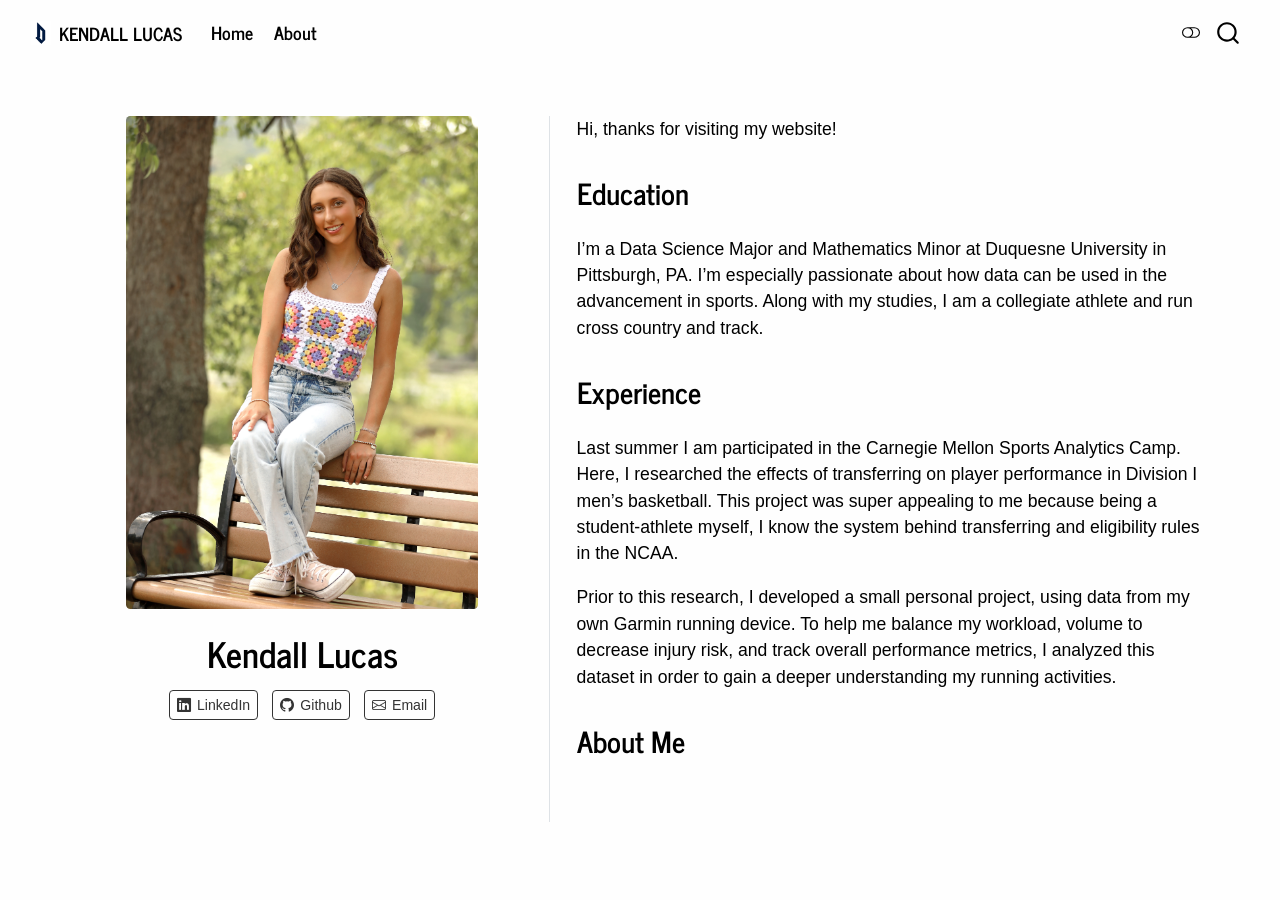
<file: index.html>
<!DOCTYPE html>
<html xmlns="http://www.w3.org/1999/xhtml" lang="en" xml:lang="en"><head>

<meta charset="utf-8">
<meta name="generator" content="quarto-1.5.57">

<meta name="viewport" content="width=device-width, initial-scale=1.0, user-scalable=yes">


<title>Kendall Lucas</title>
<style>
code{white-space: pre-wrap;}
span.smallcaps{font-variant: small-caps;}
div.columns{display: flex; gap: min(4vw, 1.5em);}
div.column{flex: auto; overflow-x: auto;}
div.hanging-indent{margin-left: 1.5em; text-indent: -1.5em;}
ul.task-list{list-style: none;}
ul.task-list li input[type="checkbox"] {
  width: 0.8em;
  margin: 0 0.8em 0.2em -1em; /* quarto-specific, see https://github.com/quarto-dev/quarto-cli/issues/4556 */ 
  vertical-align: middle;
}
</style>


<script src="site_libs/quarto-nav/quarto-nav.js"></script>
<script src="site_libs/quarto-nav/headroom.min.js"></script>
<script src="site_libs/clipboard/clipboard.min.js"></script>
<script src="site_libs/quarto-search/autocomplete.umd.js"></script>
<script src="site_libs/quarto-search/fuse.min.js"></script>
<script src="site_libs/quarto-search/quarto-search.js"></script>
<meta name="quarto:offset" content="./">
<link href="./images/duquesne_logo_2.png" rel="icon" type="image/png">
<script src="site_libs/quarto-html/quarto.js"></script>
<script src="site_libs/quarto-html/popper.min.js"></script>
<script src="site_libs/quarto-html/tippy.umd.min.js"></script>
<link href="site_libs/quarto-html/tippy.css" rel="stylesheet">
<link href="site_libs/quarto-html/quarto-syntax-highlighting.css" rel="stylesheet" class="quarto-color-scheme" id="quarto-text-highlighting-styles">
<link href="site_libs/quarto-html/quarto-syntax-highlighting-dark.css" rel="prefetch" class="quarto-color-scheme quarto-color-alternate" id="quarto-text-highlighting-styles">
<script src="site_libs/bootstrap/bootstrap.min.js"></script>
<link href="site_libs/bootstrap/bootstrap-icons.css" rel="stylesheet">
<link href="site_libs/bootstrap/bootstrap.min.css" rel="stylesheet" class="quarto-color-scheme" id="quarto-bootstrap" data-mode="light">
<link href="site_libs/bootstrap/bootstrap-dark.min.css" rel="prefetch" class="quarto-color-scheme quarto-color-alternate" id="quarto-bootstrap" data-mode="dark">
<script id="quarto-search-options" type="application/json">{
  "location": "navbar",
  "copy-button": false,
  "collapse-after": 3,
  "panel-placement": "end",
  "type": "overlay",
  "limit": 50,
  "keyboard-shortcut": [
    "f",
    "/",
    "s"
  ],
  "show-item-context": false,
  "language": {
    "search-no-results-text": "No results",
    "search-matching-documents-text": "matching documents",
    "search-copy-link-title": "Copy link to search",
    "search-hide-matches-text": "Hide additional matches",
    "search-more-match-text": "more match in this document",
    "search-more-matches-text": "more matches in this document",
    "search-clear-button-title": "Clear",
    "search-text-placeholder": "",
    "search-detached-cancel-button-title": "Cancel",
    "search-submit-button-title": "Submit",
    "search-label": "Search"
  }
}</script>


<link rel="stylesheet" href="styles.css">
</head>

<body class="nav-fixed">

<div id="quarto-search-results"></div>
  <header id="quarto-header" class="headroom fixed-top">
    <nav class="navbar navbar-expand-lg " data-bs-theme="dark">
      <div class="navbar-container container-fluid">
      <div class="navbar-brand-container mx-auto">
    <a href="./index.html" class="navbar-brand navbar-brand-logo">
    <img src="./images/duquesne_logo_2.png" alt="" class="navbar-logo">
    </a>
    <a class="navbar-brand" href="./index.html">
    <span class="navbar-title">Kendall Lucas</span>
    </a>
  </div>
            <div id="quarto-search" class="" title="Search"></div>
          <button class="navbar-toggler" type="button" data-bs-toggle="collapse" data-bs-target="#navbarCollapse" aria-controls="navbarCollapse" role="menu" aria-expanded="false" aria-label="Toggle navigation" onclick="if (window.quartoToggleHeadroom) { window.quartoToggleHeadroom(); }">
  <span class="navbar-toggler-icon"></span>
</button>
          <div class="collapse navbar-collapse" id="navbarCollapse">
            <ul class="navbar-nav navbar-nav-scroll me-auto">
  <li class="nav-item">
    <a class="nav-link active" href="./index.html" aria-current="page"> 
<span class="menu-text">Home</span></a>
  </li>  
  <li class="nav-item">
    <a class="nav-link" href="./about.html"> 
<span class="menu-text">About</span></a>
  </li>  
</ul>
          </div> <!-- /navcollapse -->
            <div class="quarto-navbar-tools">
  <a href="" class="quarto-color-scheme-toggle quarto-navigation-tool  px-1" onclick="window.quartoToggleColorScheme(); return false;" title="Toggle dark mode"><i class="bi"></i></a>
</div>
      </div> <!-- /container-fluid -->
    </nav>
</header>
<!-- content -->
<div id="quarto-content" class="quarto-container page-columns page-rows-contents page-layout-full page-navbar">
<!-- sidebar -->
<!-- margin-sidebar -->
    
<!-- main -->
<div class="quarto-about-trestles column-page">
  <div class="about-entity">
    <img src="images/correct_headshot2.jpg" class="about-image
  rounded " style="width: 20em;">
<header id="title-block-header" class="quarto-title-block default">
<div class="quarto-title">
<h1 class="title">Kendall Lucas</h1>
</div>
<div class="quarto-title-meta column-page">
  </div>
</header>
    <div class="about-links">
  <a href="https://www.linkedin.com/in/kendall-lucas-64274b386/" class="about-link" rel="" target="">
    <i class="bi bi-linkedin"></i>
     <span class="about-link-text">LinkedIn</span>
  </a>
  <a href="https://github.com/kendall-lucas25" class="about-link" rel="" target="">
    <i class="bi bi-github"></i>
     <span class="about-link-text">Github</span>
  </a>
  <a href="/lucask9@duq.edu" class="about-link" rel="" target="">
    <i class="bi bi-envelope"></i>
     <span class="about-link-text">Email</span>
  </a>
</div>
  </div>
  <div class="about-contents"><main class="content column-page" id="quarto-document-content">
<div id="intro">
<p>Hi, thanks for visiting my website!</p>
<section id="education" class="level2">
<h2 data-anchor-id="education">Education</h2>
<p>I’m a Data Science Major and Mathematics Minor at Duquesne University in Pittsburgh, PA. I’m especially passionate about how data can be used in the advancement in sports. Along with my studies, I am a collegiate athlete and run cross country and track.</p>
</section>
<section id="experience" class="level2">
<h2 data-anchor-id="experience">Experience</h2>
<p>Last summer I am participated in the Carnegie Mellon Sports Analytics Camp. Here, I researched the effects of transferring on player performance in Division I men’s basketball. This project was super appealing to me because being a student-athlete myself, I know the system behind transferring and eligibility rules in the NCAA.</p>
<p>Prior to this research, I developed a small personal project, using data from my own Garmin running device. To help me balance my workload, volume to decrease injury risk, and track overall performance metrics, I analyzed this dataset in order to gain a deeper understanding my running activities.</p>
</section>
<section id="about-me" class="level2">
<h2 data-anchor-id="about-me">About Me</h2>
</section>
</div>


</main></div>
</div>
 <!-- /main -->
<script id="quarto-html-after-body" type="application/javascript">
window.document.addEventListener("DOMContentLoaded", function (event) {
  const toggleBodyColorMode = (bsSheetEl) => {
    const mode = bsSheetEl.getAttribute("data-mode");
    const bodyEl = window.document.querySelector("body");
    if (mode === "dark") {
      bodyEl.classList.add("quarto-dark");
      bodyEl.classList.remove("quarto-light");
    } else {
      bodyEl.classList.add("quarto-light");
      bodyEl.classList.remove("quarto-dark");
    }
  }
  const toggleBodyColorPrimary = () => {
    const bsSheetEl = window.document.querySelector("link#quarto-bootstrap");
    if (bsSheetEl) {
      toggleBodyColorMode(bsSheetEl);
    }
  }
  toggleBodyColorPrimary();  
  const disableStylesheet = (stylesheets) => {
    for (let i=0; i < stylesheets.length; i++) {
      const stylesheet = stylesheets[i];
      stylesheet.rel = 'prefetch';
    }
  }
  const enableStylesheet = (stylesheets) => {
    for (let i=0; i < stylesheets.length; i++) {
      const stylesheet = stylesheets[i];
      stylesheet.rel = 'stylesheet';
    }
  }
  const manageTransitions = (selector, allowTransitions) => {
    const els = window.document.querySelectorAll(selector);
    for (let i=0; i < els.length; i++) {
      const el = els[i];
      if (allowTransitions) {
        el.classList.remove('notransition');
      } else {
        el.classList.add('notransition');
      }
    }
  }
  const toggleGiscusIfUsed = (isAlternate, darkModeDefault) => {
    const baseTheme = document.querySelector('#giscus-base-theme')?.value ?? 'light';
    const alternateTheme = document.querySelector('#giscus-alt-theme')?.value ?? 'dark';
    let newTheme = '';
    if(darkModeDefault) {
      newTheme = isAlternate ? baseTheme : alternateTheme;
    } else {
      newTheme = isAlternate ? alternateTheme : baseTheme;
    }
    const changeGiscusTheme = () => {
      // From: https://github.com/giscus/giscus/issues/336
      const sendMessage = (message) => {
        const iframe = document.querySelector('iframe.giscus-frame');
        if (!iframe) return;
        iframe.contentWindow.postMessage({ giscus: message }, 'https://giscus.app');
      }
      sendMessage({
        setConfig: {
          theme: newTheme
        }
      });
    }
    const isGiscussLoaded = window.document.querySelector('iframe.giscus-frame') !== null;
    if (isGiscussLoaded) {
      changeGiscusTheme();
    }
  }
  const toggleColorMode = (alternate) => {
    // Switch the stylesheets
    const alternateStylesheets = window.document.querySelectorAll('link.quarto-color-scheme.quarto-color-alternate');
    manageTransitions('#quarto-margin-sidebar .nav-link', false);
    if (alternate) {
      enableStylesheet(alternateStylesheets);
      for (const sheetNode of alternateStylesheets) {
        if (sheetNode.id === "quarto-bootstrap") {
          toggleBodyColorMode(sheetNode);
        }
      }
    } else {
      disableStylesheet(alternateStylesheets);
      toggleBodyColorPrimary();
    }
    manageTransitions('#quarto-margin-sidebar .nav-link', true);
    // Switch the toggles
    const toggles = window.document.querySelectorAll('.quarto-color-scheme-toggle');
    for (let i=0; i < toggles.length; i++) {
      const toggle = toggles[i];
      if (toggle) {
        if (alternate) {
          toggle.classList.add("alternate");     
        } else {
          toggle.classList.remove("alternate");
        }
      }
    }
    // Hack to workaround the fact that safari doesn't
    // properly recolor the scrollbar when toggling (#1455)
    if (navigator.userAgent.indexOf('Safari') > 0 && navigator.userAgent.indexOf('Chrome') == -1) {
      manageTransitions("body", false);
      window.scrollTo(0, 1);
      setTimeout(() => {
        window.scrollTo(0, 0);
        manageTransitions("body", true);
      }, 40);  
    }
  }
  const isFileUrl = () => { 
    return window.location.protocol === 'file:';
  }
  const hasAlternateSentinel = () => {  
    let styleSentinel = getColorSchemeSentinel();
    if (styleSentinel !== null) {
      return styleSentinel === "alternate";
    } else {
      return false;
    }
  }
  const setStyleSentinel = (alternate) => {
    const value = alternate ? "alternate" : "default";
    if (!isFileUrl()) {
      window.localStorage.setItem("quarto-color-scheme", value);
    } else {
      localAlternateSentinel = value;
    }
  }
  const getColorSchemeSentinel = () => {
    if (!isFileUrl()) {
      const storageValue = window.localStorage.getItem("quarto-color-scheme");
      return storageValue != null ? storageValue : localAlternateSentinel;
    } else {
      return localAlternateSentinel;
    }
  }
  const darkModeDefault = false;
  let localAlternateSentinel = darkModeDefault ? 'alternate' : 'default';
  // Dark / light mode switch
  window.quartoToggleColorScheme = () => {
    // Read the current dark / light value 
    let toAlternate = !hasAlternateSentinel();
    toggleColorMode(toAlternate);
    setStyleSentinel(toAlternate);
    toggleGiscusIfUsed(toAlternate, darkModeDefault);
  };
  // Ensure there is a toggle, if there isn't float one in the top right
  if (window.document.querySelector('.quarto-color-scheme-toggle') === null) {
    const a = window.document.createElement('a');
    a.classList.add('top-right');
    a.classList.add('quarto-color-scheme-toggle');
    a.href = "";
    a.onclick = function() { try { window.quartoToggleColorScheme(); } catch {} return false; };
    const i = window.document.createElement("i");
    i.classList.add('bi');
    a.appendChild(i);
    window.document.body.appendChild(a);
  }
  // Switch to dark mode if need be
  if (hasAlternateSentinel()) {
    toggleColorMode(true);
  } else {
    toggleColorMode(false);
  }
  const isCodeAnnotation = (el) => {
    for (const clz of el.classList) {
      if (clz.startsWith('code-annotation-')) {                     
        return true;
      }
    }
    return false;
  }
  const onCopySuccess = function(e) {
    // button target
    const button = e.trigger;
    // don't keep focus
    button.blur();
    // flash "checked"
    button.classList.add('code-copy-button-checked');
    var currentTitle = button.getAttribute("title");
    button.setAttribute("title", "Copied!");
    let tooltip;
    if (window.bootstrap) {
      button.setAttribute("data-bs-toggle", "tooltip");
      button.setAttribute("data-bs-placement", "left");
      button.setAttribute("data-bs-title", "Copied!");
      tooltip = new bootstrap.Tooltip(button, 
        { trigger: "manual", 
          customClass: "code-copy-button-tooltip",
          offset: [0, -8]});
      tooltip.show();    
    }
    setTimeout(function() {
      if (tooltip) {
        tooltip.hide();
        button.removeAttribute("data-bs-title");
        button.removeAttribute("data-bs-toggle");
        button.removeAttribute("data-bs-placement");
      }
      button.setAttribute("title", currentTitle);
      button.classList.remove('code-copy-button-checked');
    }, 1000);
    // clear code selection
    e.clearSelection();
  }
  const getTextToCopy = function(trigger) {
      const codeEl = trigger.previousElementSibling.cloneNode(true);
      for (const childEl of codeEl.children) {
        if (isCodeAnnotation(childEl)) {
          childEl.remove();
        }
      }
      return codeEl.innerText;
  }
  const clipboard = new window.ClipboardJS('.code-copy-button:not([data-in-quarto-modal])', {
    text: getTextToCopy
  });
  clipboard.on('success', onCopySuccess);
  if (window.document.getElementById('quarto-embedded-source-code-modal')) {
    // For code content inside modals, clipBoardJS needs to be initialized with a container option
    // TODO: Check when it could be a function (https://github.com/zenorocha/clipboard.js/issues/860)
    const clipboardModal = new window.ClipboardJS('.code-copy-button[data-in-quarto-modal]', {
      text: getTextToCopy,
      container: window.document.getElementById('quarto-embedded-source-code-modal')
    });
    clipboardModal.on('success', onCopySuccess);
  }
    var localhostRegex = new RegExp(/^(?:http|https):\/\/localhost\:?[0-9]*\//);
    var mailtoRegex = new RegExp(/^mailto:/);
      var filterRegex = new RegExp("https:\/\/kendall-lucas25\.github\.io\/");
    var isInternal = (href) => {
        return filterRegex.test(href) || localhostRegex.test(href) || mailtoRegex.test(href);
    }
    // Inspect non-navigation links and adorn them if external
 	var links = window.document.querySelectorAll('a[href]:not(.nav-link):not(.navbar-brand):not(.toc-action):not(.sidebar-link):not(.sidebar-item-toggle):not(.pagination-link):not(.no-external):not([aria-hidden]):not(.dropdown-item):not(.quarto-navigation-tool):not(.about-link)');
    for (var i=0; i<links.length; i++) {
      const link = links[i];
      if (!isInternal(link.href)) {
        // undo the damage that might have been done by quarto-nav.js in the case of
        // links that we want to consider external
        if (link.dataset.originalHref !== undefined) {
          link.href = link.dataset.originalHref;
        }
      }
    }
  function tippyHover(el, contentFn, onTriggerFn, onUntriggerFn) {
    const config = {
      allowHTML: true,
      maxWidth: 500,
      delay: 100,
      arrow: false,
      appendTo: function(el) {
          return el.parentElement;
      },
      interactive: true,
      interactiveBorder: 10,
      theme: 'quarto',
      placement: 'bottom-start',
    };
    if (contentFn) {
      config.content = contentFn;
    }
    if (onTriggerFn) {
      config.onTrigger = onTriggerFn;
    }
    if (onUntriggerFn) {
      config.onUntrigger = onUntriggerFn;
    }
    window.tippy(el, config); 
  }
  const noterefs = window.document.querySelectorAll('a[role="doc-noteref"]');
  for (var i=0; i<noterefs.length; i++) {
    const ref = noterefs[i];
    tippyHover(ref, function() {
      // use id or data attribute instead here
      let href = ref.getAttribute('data-footnote-href') || ref.getAttribute('href');
      try { href = new URL(href).hash; } catch {}
      const id = href.replace(/^#\/?/, "");
      const note = window.document.getElementById(id);
      if (note) {
        return note.innerHTML;
      } else {
        return "";
      }
    });
  }
  const xrefs = window.document.querySelectorAll('a.quarto-xref');
  const processXRef = (id, note) => {
    // Strip column container classes
    const stripColumnClz = (el) => {
      el.classList.remove("page-full", "page-columns");
      if (el.children) {
        for (const child of el.children) {
          stripColumnClz(child);
        }
      }
    }
    stripColumnClz(note)
    if (id === null || id.startsWith('sec-')) {
      // Special case sections, only their first couple elements
      const container = document.createElement("div");
      if (note.children && note.children.length > 2) {
        container.appendChild(note.children[0].cloneNode(true));
        for (let i = 1; i < note.children.length; i++) {
          const child = note.children[i];
          if (child.tagName === "P" && child.innerText === "") {
            continue;
          } else {
            container.appendChild(child.cloneNode(true));
            break;
          }
        }
        if (window.Quarto?.typesetMath) {
          window.Quarto.typesetMath(container);
        }
        return container.innerHTML
      } else {
        if (window.Quarto?.typesetMath) {
          window.Quarto.typesetMath(note);
        }
        return note.innerHTML;
      }
    } else {
      // Remove any anchor links if they are present
      const anchorLink = note.querySelector('a.anchorjs-link');
      if (anchorLink) {
        anchorLink.remove();
      }
      if (window.Quarto?.typesetMath) {
        window.Quarto.typesetMath(note);
      }
      // TODO in 1.5, we should make sure this works without a callout special case
      if (note.classList.contains("callout")) {
        return note.outerHTML;
      } else {
        return note.innerHTML;
      }
    }
  }
  for (var i=0; i<xrefs.length; i++) {
    const xref = xrefs[i];
    tippyHover(xref, undefined, function(instance) {
      instance.disable();
      let url = xref.getAttribute('href');
      let hash = undefined; 
      if (url.startsWith('#')) {
        hash = url;
      } else {
        try { hash = new URL(url).hash; } catch {}
      }
      if (hash) {
        const id = hash.replace(/^#\/?/, "");
        const note = window.document.getElementById(id);
        if (note !== null) {
          try {
            const html = processXRef(id, note.cloneNode(true));
            instance.setContent(html);
          } finally {
            instance.enable();
            instance.show();
          }
        } else {
          // See if we can fetch this
          fetch(url.split('#')[0])
          .then(res => res.text())
          .then(html => {
            const parser = new DOMParser();
            const htmlDoc = parser.parseFromString(html, "text/html");
            const note = htmlDoc.getElementById(id);
            if (note !== null) {
              const html = processXRef(id, note);
              instance.setContent(html);
            } 
          }).finally(() => {
            instance.enable();
            instance.show();
          });
        }
      } else {
        // See if we can fetch a full url (with no hash to target)
        // This is a special case and we should probably do some content thinning / targeting
        fetch(url)
        .then(res => res.text())
        .then(html => {
          const parser = new DOMParser();
          const htmlDoc = parser.parseFromString(html, "text/html");
          const note = htmlDoc.querySelector('main.content');
          if (note !== null) {
            // This should only happen for chapter cross references
            // (since there is no id in the URL)
            // remove the first header
            if (note.children.length > 0 && note.children[0].tagName === "HEADER") {
              note.children[0].remove();
            }
            const html = processXRef(null, note);
            instance.setContent(html);
          } 
        }).finally(() => {
          instance.enable();
          instance.show();
        });
      }
    }, function(instance) {
    });
  }
      let selectedAnnoteEl;
      const selectorForAnnotation = ( cell, annotation) => {
        let cellAttr = 'data-code-cell="' + cell + '"';
        let lineAttr = 'data-code-annotation="' +  annotation + '"';
        const selector = 'span[' + cellAttr + '][' + lineAttr + ']';
        return selector;
      }
      const selectCodeLines = (annoteEl) => {
        const doc = window.document;
        const targetCell = annoteEl.getAttribute("data-target-cell");
        const targetAnnotation = annoteEl.getAttribute("data-target-annotation");
        const annoteSpan = window.document.querySelector(selectorForAnnotation(targetCell, targetAnnotation));
        const lines = annoteSpan.getAttribute("data-code-lines").split(",");
        const lineIds = lines.map((line) => {
          return targetCell + "-" + line;
        })
        let top = null;
        let height = null;
        let parent = null;
        if (lineIds.length > 0) {
            //compute the position of the single el (top and bottom and make a div)
            const el = window.document.getElementById(lineIds[0]);
            top = el.offsetTop;
            height = el.offsetHeight;
            parent = el.parentElement.parentElement;
          if (lineIds.length > 1) {
            const lastEl = window.document.getElementById(lineIds[lineIds.length - 1]);
            const bottom = lastEl.offsetTop + lastEl.offsetHeight;
            height = bottom - top;
          }
          if (top !== null && height !== null && parent !== null) {
            // cook up a div (if necessary) and position it 
            let div = window.document.getElementById("code-annotation-line-highlight");
            if (div === null) {
              div = window.document.createElement("div");
              div.setAttribute("id", "code-annotation-line-highlight");
              div.style.position = 'absolute';
              parent.appendChild(div);
            }
            div.style.top = top - 2 + "px";
            div.style.height = height + 4 + "px";
            div.style.left = 0;
            let gutterDiv = window.document.getElementById("code-annotation-line-highlight-gutter");
            if (gutterDiv === null) {
              gutterDiv = window.document.createElement("div");
              gutterDiv.setAttribute("id", "code-annotation-line-highlight-gutter");
              gutterDiv.style.position = 'absolute';
              const codeCell = window.document.getElementById(targetCell);
              const gutter = codeCell.querySelector('.code-annotation-gutter');
              gutter.appendChild(gutterDiv);
            }
            gutterDiv.style.top = top - 2 + "px";
            gutterDiv.style.height = height + 4 + "px";
          }
          selectedAnnoteEl = annoteEl;
        }
      };
      const unselectCodeLines = () => {
        const elementsIds = ["code-annotation-line-highlight", "code-annotation-line-highlight-gutter"];
        elementsIds.forEach((elId) => {
          const div = window.document.getElementById(elId);
          if (div) {
            div.remove();
          }
        });
        selectedAnnoteEl = undefined;
      };
        // Handle positioning of the toggle
    window.addEventListener(
      "resize",
      throttle(() => {
        elRect = undefined;
        if (selectedAnnoteEl) {
          selectCodeLines(selectedAnnoteEl);
        }
      }, 10)
    );
    function throttle(fn, ms) {
    let throttle = false;
    let timer;
      return (...args) => {
        if(!throttle) { // first call gets through
            fn.apply(this, args);
            throttle = true;
        } else { // all the others get throttled
            if(timer) clearTimeout(timer); // cancel #2
            timer = setTimeout(() => {
              fn.apply(this, args);
              timer = throttle = false;
            }, ms);
        }
      };
    }
      // Attach click handler to the DT
      const annoteDls = window.document.querySelectorAll('dt[data-target-cell]');
      for (const annoteDlNode of annoteDls) {
        annoteDlNode.addEventListener('click', (event) => {
          const clickedEl = event.target;
          if (clickedEl !== selectedAnnoteEl) {
            unselectCodeLines();
            const activeEl = window.document.querySelector('dt[data-target-cell].code-annotation-active');
            if (activeEl) {
              activeEl.classList.remove('code-annotation-active');
            }
            selectCodeLines(clickedEl);
            clickedEl.classList.add('code-annotation-active');
          } else {
            // Unselect the line
            unselectCodeLines();
            clickedEl.classList.remove('code-annotation-active');
          }
        });
      }
  const findCites = (el) => {
    const parentEl = el.parentElement;
    if (parentEl) {
      const cites = parentEl.dataset.cites;
      if (cites) {
        return {
          el,
          cites: cites.split(' ')
        };
      } else {
        return findCites(el.parentElement)
      }
    } else {
      return undefined;
    }
  };
  var bibliorefs = window.document.querySelectorAll('a[role="doc-biblioref"]');
  for (var i=0; i<bibliorefs.length; i++) {
    const ref = bibliorefs[i];
    const citeInfo = findCites(ref);
    if (citeInfo) {
      tippyHover(citeInfo.el, function() {
        var popup = window.document.createElement('div');
        citeInfo.cites.forEach(function(cite) {
          var citeDiv = window.document.createElement('div');
          citeDiv.classList.add('hanging-indent');
          citeDiv.classList.add('csl-entry');
          var biblioDiv = window.document.getElementById('ref-' + cite);
          if (biblioDiv) {
            citeDiv.innerHTML = biblioDiv.innerHTML;
          }
          popup.appendChild(citeDiv);
        });
        return popup.innerHTML;
      });
    }
  }
});
</script>
</div> <!-- /content -->




</body></html>
</file>
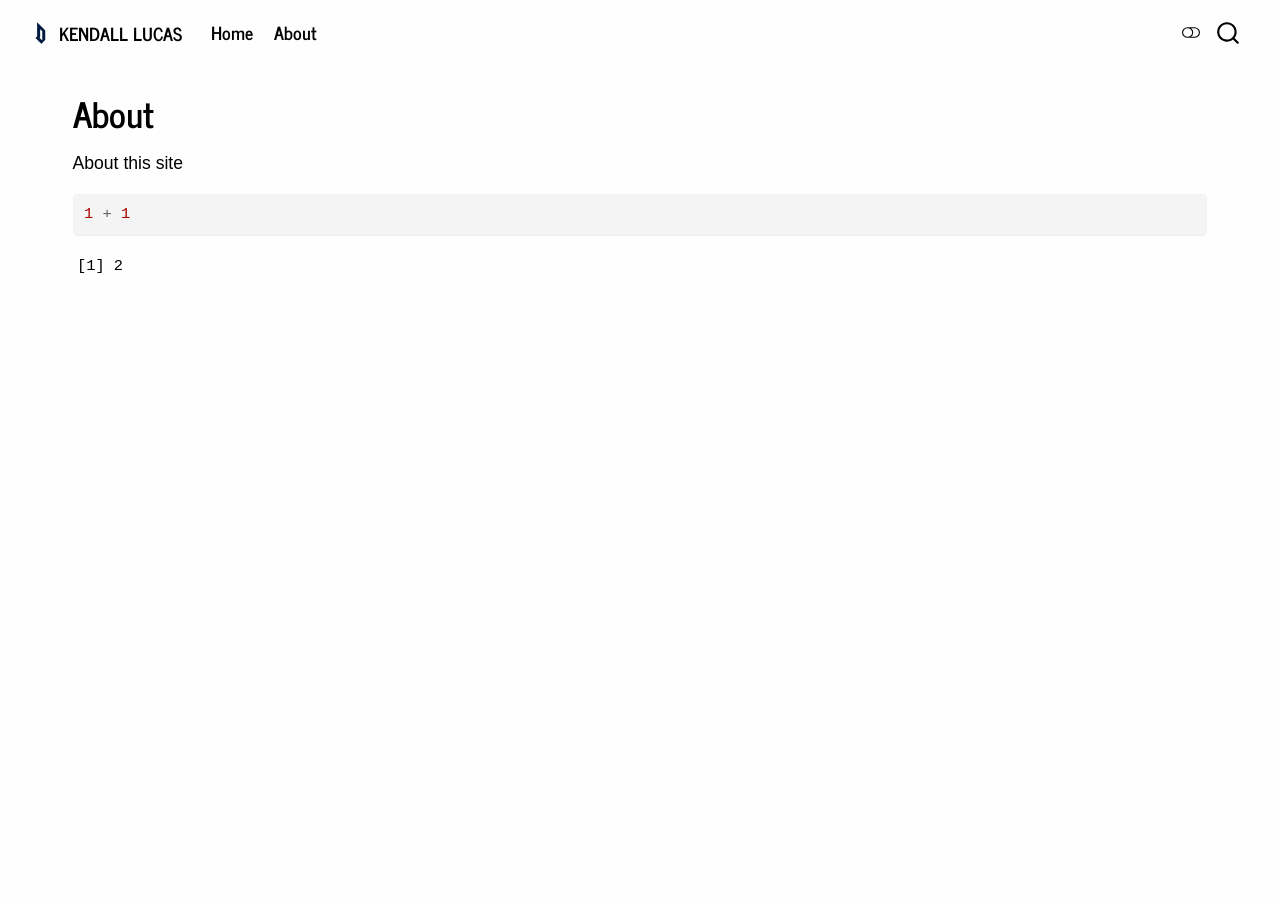
<file: about.html>
<!DOCTYPE html>
<html xmlns="http://www.w3.org/1999/xhtml" lang="en" xml:lang="en"><head>

<meta charset="utf-8">
<meta name="generator" content="quarto-1.5.57">

<meta name="viewport" content="width=device-width, initial-scale=1.0, user-scalable=yes">


<title>About – Kendall Lucas</title>
<style>
code{white-space: pre-wrap;}
span.smallcaps{font-variant: small-caps;}
div.columns{display: flex; gap: min(4vw, 1.5em);}
div.column{flex: auto; overflow-x: auto;}
div.hanging-indent{margin-left: 1.5em; text-indent: -1.5em;}
ul.task-list{list-style: none;}
ul.task-list li input[type="checkbox"] {
  width: 0.8em;
  margin: 0 0.8em 0.2em -1em; /* quarto-specific, see https://github.com/quarto-dev/quarto-cli/issues/4556 */ 
  vertical-align: middle;
}
/* CSS for syntax highlighting */
pre > code.sourceCode { white-space: pre; position: relative; }
pre > code.sourceCode > span { line-height: 1.25; }
pre > code.sourceCode > span:empty { height: 1.2em; }
.sourceCode { overflow: visible; }
code.sourceCode > span { color: inherit; text-decoration: inherit; }
div.sourceCode { margin: 1em 0; }
pre.sourceCode { margin: 0; }
@media screen {
div.sourceCode { overflow: auto; }
}
@media print {
pre > code.sourceCode { white-space: pre-wrap; }
pre > code.sourceCode > span { display: inline-block; text-indent: -5em; padding-left: 5em; }
}
pre.numberSource code
  { counter-reset: source-line 0; }
pre.numberSource code > span
  { position: relative; left: -4em; counter-increment: source-line; }
pre.numberSource code > span > a:first-child::before
  { content: counter(source-line);
    position: relative; left: -1em; text-align: right; vertical-align: baseline;
    border: none; display: inline-block;
    -webkit-touch-callout: none; -webkit-user-select: none;
    -khtml-user-select: none; -moz-user-select: none;
    -ms-user-select: none; user-select: none;
    padding: 0 4px; width: 4em;
  }
pre.numberSource { margin-left: 3em;  padding-left: 4px; }
div.sourceCode
  {   }
@media screen {
pre > code.sourceCode > span > a:first-child::before { text-decoration: underline; }
}
</style>


<script src="site_libs/quarto-nav/quarto-nav.js"></script>
<script src="site_libs/quarto-nav/headroom.min.js"></script>
<script src="site_libs/clipboard/clipboard.min.js"></script>
<script src="site_libs/quarto-search/autocomplete.umd.js"></script>
<script src="site_libs/quarto-search/fuse.min.js"></script>
<script src="site_libs/quarto-search/quarto-search.js"></script>
<meta name="quarto:offset" content="./">
<link href="./images/duquesne_logo_2.png" rel="icon" type="image/png">
<script src="site_libs/quarto-html/quarto.js"></script>
<script src="site_libs/quarto-html/popper.min.js"></script>
<script src="site_libs/quarto-html/tippy.umd.min.js"></script>
<script src="site_libs/quarto-html/anchor.min.js"></script>
<link href="site_libs/quarto-html/tippy.css" rel="stylesheet">
<link href="site_libs/quarto-html/quarto-syntax-highlighting.css" rel="stylesheet" class="quarto-color-scheme" id="quarto-text-highlighting-styles">
<link href="site_libs/quarto-html/quarto-syntax-highlighting-dark.css" rel="prefetch" class="quarto-color-scheme quarto-color-alternate" id="quarto-text-highlighting-styles">
<script src="site_libs/bootstrap/bootstrap.min.js"></script>
<link href="site_libs/bootstrap/bootstrap-icons.css" rel="stylesheet">
<link href="site_libs/bootstrap/bootstrap.min.css" rel="stylesheet" class="quarto-color-scheme" id="quarto-bootstrap" data-mode="light">
<link href="site_libs/bootstrap/bootstrap-dark.min.css" rel="prefetch" class="quarto-color-scheme quarto-color-alternate" id="quarto-bootstrap" data-mode="dark">
<script id="quarto-search-options" type="application/json">{
  "location": "navbar",
  "copy-button": false,
  "collapse-after": 3,
  "panel-placement": "end",
  "type": "overlay",
  "limit": 50,
  "keyboard-shortcut": [
    "f",
    "/",
    "s"
  ],
  "show-item-context": false,
  "language": {
    "search-no-results-text": "No results",
    "search-matching-documents-text": "matching documents",
    "search-copy-link-title": "Copy link to search",
    "search-hide-matches-text": "Hide additional matches",
    "search-more-match-text": "more match in this document",
    "search-more-matches-text": "more matches in this document",
    "search-clear-button-title": "Clear",
    "search-text-placeholder": "",
    "search-detached-cancel-button-title": "Cancel",
    "search-submit-button-title": "Submit",
    "search-label": "Search"
  }
}</script>


<link rel="stylesheet" href="styles.css">
</head>

<body class="nav-fixed">

<div id="quarto-search-results"></div>
  <header id="quarto-header" class="headroom fixed-top">
    <nav class="navbar navbar-expand-lg " data-bs-theme="dark">
      <div class="navbar-container container-fluid">
      <div class="navbar-brand-container mx-auto">
    <a href="./index.html" class="navbar-brand navbar-brand-logo">
    <img src="./images/duquesne_logo_2.png" alt="" class="navbar-logo">
    </a>
    <a class="navbar-brand" href="./index.html">
    <span class="navbar-title">Kendall Lucas</span>
    </a>
  </div>
            <div id="quarto-search" class="" title="Search"></div>
          <button class="navbar-toggler" type="button" data-bs-toggle="collapse" data-bs-target="#navbarCollapse" aria-controls="navbarCollapse" role="menu" aria-expanded="false" aria-label="Toggle navigation" onclick="if (window.quartoToggleHeadroom) { window.quartoToggleHeadroom(); }">
  <span class="navbar-toggler-icon"></span>
</button>
          <div class="collapse navbar-collapse" id="navbarCollapse">
            <ul class="navbar-nav navbar-nav-scroll me-auto">
  <li class="nav-item">
    <a class="nav-link" href="./index.html"> 
<span class="menu-text">Home</span></a>
  </li>  
  <li class="nav-item">
    <a class="nav-link active" href="./about.html" aria-current="page"> 
<span class="menu-text">About</span></a>
  </li>  
</ul>
          </div> <!-- /navcollapse -->
            <div class="quarto-navbar-tools">
  <a href="" class="quarto-color-scheme-toggle quarto-navigation-tool  px-1" onclick="window.quartoToggleColorScheme(); return false;" title="Toggle dark mode"><i class="bi"></i></a>
</div>
      </div> <!-- /container-fluid -->
    </nav>
</header>
<!-- content -->
<div id="quarto-content" class="quarto-container page-columns page-rows-contents page-layout-full page-navbar">
<!-- sidebar -->
<!-- margin-sidebar -->
    <div id="quarto-margin-sidebar" class="sidebar margin-sidebar zindex-bottom">
        
    </div>
<!-- main -->
<main class="content column-page" id="quarto-document-content">

<header id="title-block-header" class="quarto-title-block default">
<div class="quarto-title">
<h1 class="title">About</h1>
</div>



<div class="quarto-title-meta column-page">

    
  
    
  </div>
  


</header>


<p>About this site</p>
<div class="cell">
<div class="sourceCode cell-code" id="cb1"><pre class="sourceCode r code-with-copy"><code class="sourceCode r"><span id="cb1-1"><a href="#cb1-1" aria-hidden="true" tabindex="-1"></a><span class="dv">1</span> <span class="sc">+</span> <span class="dv">1</span></span></code><button title="Copy to Clipboard" class="code-copy-button"><i class="bi"></i></button></pre></div>
<div class="cell-output cell-output-stdout">
<pre><code>[1] 2</code></pre>
</div>
</div>



</main> <!-- /main -->
<script id="quarto-html-after-body" type="application/javascript">
window.document.addEventListener("DOMContentLoaded", function (event) {
  const toggleBodyColorMode = (bsSheetEl) => {
    const mode = bsSheetEl.getAttribute("data-mode");
    const bodyEl = window.document.querySelector("body");
    if (mode === "dark") {
      bodyEl.classList.add("quarto-dark");
      bodyEl.classList.remove("quarto-light");
    } else {
      bodyEl.classList.add("quarto-light");
      bodyEl.classList.remove("quarto-dark");
    }
  }
  const toggleBodyColorPrimary = () => {
    const bsSheetEl = window.document.querySelector("link#quarto-bootstrap");
    if (bsSheetEl) {
      toggleBodyColorMode(bsSheetEl);
    }
  }
  toggleBodyColorPrimary();  
  const disableStylesheet = (stylesheets) => {
    for (let i=0; i < stylesheets.length; i++) {
      const stylesheet = stylesheets[i];
      stylesheet.rel = 'prefetch';
    }
  }
  const enableStylesheet = (stylesheets) => {
    for (let i=0; i < stylesheets.length; i++) {
      const stylesheet = stylesheets[i];
      stylesheet.rel = 'stylesheet';
    }
  }
  const manageTransitions = (selector, allowTransitions) => {
    const els = window.document.querySelectorAll(selector);
    for (let i=0; i < els.length; i++) {
      const el = els[i];
      if (allowTransitions) {
        el.classList.remove('notransition');
      } else {
        el.classList.add('notransition');
      }
    }
  }
  const toggleGiscusIfUsed = (isAlternate, darkModeDefault) => {
    const baseTheme = document.querySelector('#giscus-base-theme')?.value ?? 'light';
    const alternateTheme = document.querySelector('#giscus-alt-theme')?.value ?? 'dark';
    let newTheme = '';
    if(darkModeDefault) {
      newTheme = isAlternate ? baseTheme : alternateTheme;
    } else {
      newTheme = isAlternate ? alternateTheme : baseTheme;
    }
    const changeGiscusTheme = () => {
      // From: https://github.com/giscus/giscus/issues/336
      const sendMessage = (message) => {
        const iframe = document.querySelector('iframe.giscus-frame');
        if (!iframe) return;
        iframe.contentWindow.postMessage({ giscus: message }, 'https://giscus.app');
      }
      sendMessage({
        setConfig: {
          theme: newTheme
        }
      });
    }
    const isGiscussLoaded = window.document.querySelector('iframe.giscus-frame') !== null;
    if (isGiscussLoaded) {
      changeGiscusTheme();
    }
  }
  const toggleColorMode = (alternate) => {
    // Switch the stylesheets
    const alternateStylesheets = window.document.querySelectorAll('link.quarto-color-scheme.quarto-color-alternate');
    manageTransitions('#quarto-margin-sidebar .nav-link', false);
    if (alternate) {
      enableStylesheet(alternateStylesheets);
      for (const sheetNode of alternateStylesheets) {
        if (sheetNode.id === "quarto-bootstrap") {
          toggleBodyColorMode(sheetNode);
        }
      }
    } else {
      disableStylesheet(alternateStylesheets);
      toggleBodyColorPrimary();
    }
    manageTransitions('#quarto-margin-sidebar .nav-link', true);
    // Switch the toggles
    const toggles = window.document.querySelectorAll('.quarto-color-scheme-toggle');
    for (let i=0; i < toggles.length; i++) {
      const toggle = toggles[i];
      if (toggle) {
        if (alternate) {
          toggle.classList.add("alternate");     
        } else {
          toggle.classList.remove("alternate");
        }
      }
    }
    // Hack to workaround the fact that safari doesn't
    // properly recolor the scrollbar when toggling (#1455)
    if (navigator.userAgent.indexOf('Safari') > 0 && navigator.userAgent.indexOf('Chrome') == -1) {
      manageTransitions("body", false);
      window.scrollTo(0, 1);
      setTimeout(() => {
        window.scrollTo(0, 0);
        manageTransitions("body", true);
      }, 40);  
    }
  }
  const isFileUrl = () => { 
    return window.location.protocol === 'file:';
  }
  const hasAlternateSentinel = () => {  
    let styleSentinel = getColorSchemeSentinel();
    if (styleSentinel !== null) {
      return styleSentinel === "alternate";
    } else {
      return false;
    }
  }
  const setStyleSentinel = (alternate) => {
    const value = alternate ? "alternate" : "default";
    if (!isFileUrl()) {
      window.localStorage.setItem("quarto-color-scheme", value);
    } else {
      localAlternateSentinel = value;
    }
  }
  const getColorSchemeSentinel = () => {
    if (!isFileUrl()) {
      const storageValue = window.localStorage.getItem("quarto-color-scheme");
      return storageValue != null ? storageValue : localAlternateSentinel;
    } else {
      return localAlternateSentinel;
    }
  }
  const darkModeDefault = false;
  let localAlternateSentinel = darkModeDefault ? 'alternate' : 'default';
  // Dark / light mode switch
  window.quartoToggleColorScheme = () => {
    // Read the current dark / light value 
    let toAlternate = !hasAlternateSentinel();
    toggleColorMode(toAlternate);
    setStyleSentinel(toAlternate);
    toggleGiscusIfUsed(toAlternate, darkModeDefault);
  };
  // Ensure there is a toggle, if there isn't float one in the top right
  if (window.document.querySelector('.quarto-color-scheme-toggle') === null) {
    const a = window.document.createElement('a');
    a.classList.add('top-right');
    a.classList.add('quarto-color-scheme-toggle');
    a.href = "";
    a.onclick = function() { try { window.quartoToggleColorScheme(); } catch {} return false; };
    const i = window.document.createElement("i");
    i.classList.add('bi');
    a.appendChild(i);
    window.document.body.appendChild(a);
  }
  // Switch to dark mode if need be
  if (hasAlternateSentinel()) {
    toggleColorMode(true);
  } else {
    toggleColorMode(false);
  }
  const icon = "";
  const anchorJS = new window.AnchorJS();
  anchorJS.options = {
    placement: 'right',
    icon: icon
  };
  anchorJS.add('.anchored');
  const isCodeAnnotation = (el) => {
    for (const clz of el.classList) {
      if (clz.startsWith('code-annotation-')) {                     
        return true;
      }
    }
    return false;
  }
  const onCopySuccess = function(e) {
    // button target
    const button = e.trigger;
    // don't keep focus
    button.blur();
    // flash "checked"
    button.classList.add('code-copy-button-checked');
    var currentTitle = button.getAttribute("title");
    button.setAttribute("title", "Copied!");
    let tooltip;
    if (window.bootstrap) {
      button.setAttribute("data-bs-toggle", "tooltip");
      button.setAttribute("data-bs-placement", "left");
      button.setAttribute("data-bs-title", "Copied!");
      tooltip = new bootstrap.Tooltip(button, 
        { trigger: "manual", 
          customClass: "code-copy-button-tooltip",
          offset: [0, -8]});
      tooltip.show();    
    }
    setTimeout(function() {
      if (tooltip) {
        tooltip.hide();
        button.removeAttribute("data-bs-title");
        button.removeAttribute("data-bs-toggle");
        button.removeAttribute("data-bs-placement");
      }
      button.setAttribute("title", currentTitle);
      button.classList.remove('code-copy-button-checked');
    }, 1000);
    // clear code selection
    e.clearSelection();
  }
  const getTextToCopy = function(trigger) {
      const codeEl = trigger.previousElementSibling.cloneNode(true);
      for (const childEl of codeEl.children) {
        if (isCodeAnnotation(childEl)) {
          childEl.remove();
        }
      }
      return codeEl.innerText;
  }
  const clipboard = new window.ClipboardJS('.code-copy-button:not([data-in-quarto-modal])', {
    text: getTextToCopy
  });
  clipboard.on('success', onCopySuccess);
  if (window.document.getElementById('quarto-embedded-source-code-modal')) {
    // For code content inside modals, clipBoardJS needs to be initialized with a container option
    // TODO: Check when it could be a function (https://github.com/zenorocha/clipboard.js/issues/860)
    const clipboardModal = new window.ClipboardJS('.code-copy-button[data-in-quarto-modal]', {
      text: getTextToCopy,
      container: window.document.getElementById('quarto-embedded-source-code-modal')
    });
    clipboardModal.on('success', onCopySuccess);
  }
    var localhostRegex = new RegExp(/^(?:http|https):\/\/localhost\:?[0-9]*\//);
    var mailtoRegex = new RegExp(/^mailto:/);
      var filterRegex = new RegExp("https:\/\/kendall-lucas25\.github\.io\/");
    var isInternal = (href) => {
        return filterRegex.test(href) || localhostRegex.test(href) || mailtoRegex.test(href);
    }
    // Inspect non-navigation links and adorn them if external
 	var links = window.document.querySelectorAll('a[href]:not(.nav-link):not(.navbar-brand):not(.toc-action):not(.sidebar-link):not(.sidebar-item-toggle):not(.pagination-link):not(.no-external):not([aria-hidden]):not(.dropdown-item):not(.quarto-navigation-tool):not(.about-link)');
    for (var i=0; i<links.length; i++) {
      const link = links[i];
      if (!isInternal(link.href)) {
        // undo the damage that might have been done by quarto-nav.js in the case of
        // links that we want to consider external
        if (link.dataset.originalHref !== undefined) {
          link.href = link.dataset.originalHref;
        }
      }
    }
  function tippyHover(el, contentFn, onTriggerFn, onUntriggerFn) {
    const config = {
      allowHTML: true,
      maxWidth: 500,
      delay: 100,
      arrow: false,
      appendTo: function(el) {
          return el.parentElement;
      },
      interactive: true,
      interactiveBorder: 10,
      theme: 'quarto',
      placement: 'bottom-start',
    };
    if (contentFn) {
      config.content = contentFn;
    }
    if (onTriggerFn) {
      config.onTrigger = onTriggerFn;
    }
    if (onUntriggerFn) {
      config.onUntrigger = onUntriggerFn;
    }
    window.tippy(el, config); 
  }
  const noterefs = window.document.querySelectorAll('a[role="doc-noteref"]');
  for (var i=0; i<noterefs.length; i++) {
    const ref = noterefs[i];
    tippyHover(ref, function() {
      // use id or data attribute instead here
      let href = ref.getAttribute('data-footnote-href') || ref.getAttribute('href');
      try { href = new URL(href).hash; } catch {}
      const id = href.replace(/^#\/?/, "");
      const note = window.document.getElementById(id);
      if (note) {
        return note.innerHTML;
      } else {
        return "";
      }
    });
  }
  const xrefs = window.document.querySelectorAll('a.quarto-xref');
  const processXRef = (id, note) => {
    // Strip column container classes
    const stripColumnClz = (el) => {
      el.classList.remove("page-full", "page-columns");
      if (el.children) {
        for (const child of el.children) {
          stripColumnClz(child);
        }
      }
    }
    stripColumnClz(note)
    if (id === null || id.startsWith('sec-')) {
      // Special case sections, only their first couple elements
      const container = document.createElement("div");
      if (note.children && note.children.length > 2) {
        container.appendChild(note.children[0].cloneNode(true));
        for (let i = 1; i < note.children.length; i++) {
          const child = note.children[i];
          if (child.tagName === "P" && child.innerText === "") {
            continue;
          } else {
            container.appendChild(child.cloneNode(true));
            break;
          }
        }
        if (window.Quarto?.typesetMath) {
          window.Quarto.typesetMath(container);
        }
        return container.innerHTML
      } else {
        if (window.Quarto?.typesetMath) {
          window.Quarto.typesetMath(note);
        }
        return note.innerHTML;
      }
    } else {
      // Remove any anchor links if they are present
      const anchorLink = note.querySelector('a.anchorjs-link');
      if (anchorLink) {
        anchorLink.remove();
      }
      if (window.Quarto?.typesetMath) {
        window.Quarto.typesetMath(note);
      }
      // TODO in 1.5, we should make sure this works without a callout special case
      if (note.classList.contains("callout")) {
        return note.outerHTML;
      } else {
        return note.innerHTML;
      }
    }
  }
  for (var i=0; i<xrefs.length; i++) {
    const xref = xrefs[i];
    tippyHover(xref, undefined, function(instance) {
      instance.disable();
      let url = xref.getAttribute('href');
      let hash = undefined; 
      if (url.startsWith('#')) {
        hash = url;
      } else {
        try { hash = new URL(url).hash; } catch {}
      }
      if (hash) {
        const id = hash.replace(/^#\/?/, "");
        const note = window.document.getElementById(id);
        if (note !== null) {
          try {
            const html = processXRef(id, note.cloneNode(true));
            instance.setContent(html);
          } finally {
            instance.enable();
            instance.show();
          }
        } else {
          // See if we can fetch this
          fetch(url.split('#')[0])
          .then(res => res.text())
          .then(html => {
            const parser = new DOMParser();
            const htmlDoc = parser.parseFromString(html, "text/html");
            const note = htmlDoc.getElementById(id);
            if (note !== null) {
              const html = processXRef(id, note);
              instance.setContent(html);
            } 
          }).finally(() => {
            instance.enable();
            instance.show();
          });
        }
      } else {
        // See if we can fetch a full url (with no hash to target)
        // This is a special case and we should probably do some content thinning / targeting
        fetch(url)
        .then(res => res.text())
        .then(html => {
          const parser = new DOMParser();
          const htmlDoc = parser.parseFromString(html, "text/html");
          const note = htmlDoc.querySelector('main.content');
          if (note !== null) {
            // This should only happen for chapter cross references
            // (since there is no id in the URL)
            // remove the first header
            if (note.children.length > 0 && note.children[0].tagName === "HEADER") {
              note.children[0].remove();
            }
            const html = processXRef(null, note);
            instance.setContent(html);
          } 
        }).finally(() => {
          instance.enable();
          instance.show();
        });
      }
    }, function(instance) {
    });
  }
      let selectedAnnoteEl;
      const selectorForAnnotation = ( cell, annotation) => {
        let cellAttr = 'data-code-cell="' + cell + '"';
        let lineAttr = 'data-code-annotation="' +  annotation + '"';
        const selector = 'span[' + cellAttr + '][' + lineAttr + ']';
        return selector;
      }
      const selectCodeLines = (annoteEl) => {
        const doc = window.document;
        const targetCell = annoteEl.getAttribute("data-target-cell");
        const targetAnnotation = annoteEl.getAttribute("data-target-annotation");
        const annoteSpan = window.document.querySelector(selectorForAnnotation(targetCell, targetAnnotation));
        const lines = annoteSpan.getAttribute("data-code-lines").split(",");
        const lineIds = lines.map((line) => {
          return targetCell + "-" + line;
        })
        let top = null;
        let height = null;
        let parent = null;
        if (lineIds.length > 0) {
            //compute the position of the single el (top and bottom and make a div)
            const el = window.document.getElementById(lineIds[0]);
            top = el.offsetTop;
            height = el.offsetHeight;
            parent = el.parentElement.parentElement;
          if (lineIds.length > 1) {
            const lastEl = window.document.getElementById(lineIds[lineIds.length - 1]);
            const bottom = lastEl.offsetTop + lastEl.offsetHeight;
            height = bottom - top;
          }
          if (top !== null && height !== null && parent !== null) {
            // cook up a div (if necessary) and position it 
            let div = window.document.getElementById("code-annotation-line-highlight");
            if (div === null) {
              div = window.document.createElement("div");
              div.setAttribute("id", "code-annotation-line-highlight");
              div.style.position = 'absolute';
              parent.appendChild(div);
            }
            div.style.top = top - 2 + "px";
            div.style.height = height + 4 + "px";
            div.style.left = 0;
            let gutterDiv = window.document.getElementById("code-annotation-line-highlight-gutter");
            if (gutterDiv === null) {
              gutterDiv = window.document.createElement("div");
              gutterDiv.setAttribute("id", "code-annotation-line-highlight-gutter");
              gutterDiv.style.position = 'absolute';
              const codeCell = window.document.getElementById(targetCell);
              const gutter = codeCell.querySelector('.code-annotation-gutter');
              gutter.appendChild(gutterDiv);
            }
            gutterDiv.style.top = top - 2 + "px";
            gutterDiv.style.height = height + 4 + "px";
          }
          selectedAnnoteEl = annoteEl;
        }
      };
      const unselectCodeLines = () => {
        const elementsIds = ["code-annotation-line-highlight", "code-annotation-line-highlight-gutter"];
        elementsIds.forEach((elId) => {
          const div = window.document.getElementById(elId);
          if (div) {
            div.remove();
          }
        });
        selectedAnnoteEl = undefined;
      };
        // Handle positioning of the toggle
    window.addEventListener(
      "resize",
      throttle(() => {
        elRect = undefined;
        if (selectedAnnoteEl) {
          selectCodeLines(selectedAnnoteEl);
        }
      }, 10)
    );
    function throttle(fn, ms) {
    let throttle = false;
    let timer;
      return (...args) => {
        if(!throttle) { // first call gets through
            fn.apply(this, args);
            throttle = true;
        } else { // all the others get throttled
            if(timer) clearTimeout(timer); // cancel #2
            timer = setTimeout(() => {
              fn.apply(this, args);
              timer = throttle = false;
            }, ms);
        }
      };
    }
      // Attach click handler to the DT
      const annoteDls = window.document.querySelectorAll('dt[data-target-cell]');
      for (const annoteDlNode of annoteDls) {
        annoteDlNode.addEventListener('click', (event) => {
          const clickedEl = event.target;
          if (clickedEl !== selectedAnnoteEl) {
            unselectCodeLines();
            const activeEl = window.document.querySelector('dt[data-target-cell].code-annotation-active');
            if (activeEl) {
              activeEl.classList.remove('code-annotation-active');
            }
            selectCodeLines(clickedEl);
            clickedEl.classList.add('code-annotation-active');
          } else {
            // Unselect the line
            unselectCodeLines();
            clickedEl.classList.remove('code-annotation-active');
          }
        });
      }
  const findCites = (el) => {
    const parentEl = el.parentElement;
    if (parentEl) {
      const cites = parentEl.dataset.cites;
      if (cites) {
        return {
          el,
          cites: cites.split(' ')
        };
      } else {
        return findCites(el.parentElement)
      }
    } else {
      return undefined;
    }
  };
  var bibliorefs = window.document.querySelectorAll('a[role="doc-biblioref"]');
  for (var i=0; i<bibliorefs.length; i++) {
    const ref = bibliorefs[i];
    const citeInfo = findCites(ref);
    if (citeInfo) {
      tippyHover(citeInfo.el, function() {
        var popup = window.document.createElement('div');
        citeInfo.cites.forEach(function(cite) {
          var citeDiv = window.document.createElement('div');
          citeDiv.classList.add('hanging-indent');
          citeDiv.classList.add('csl-entry');
          var biblioDiv = window.document.getElementById('ref-' + cite);
          if (biblioDiv) {
            citeDiv.innerHTML = biblioDiv.innerHTML;
          }
          popup.appendChild(citeDiv);
        });
        return popup.innerHTML;
      });
    }
  }
});
</script>
</div> <!-- /content -->




</body></html>
</file>
<file: site_libs/quarto-html/tippy.css>
.tippy-box[data-animation=fade][data-state=hidden]{opacity:0}[data-tippy-root]{max-width:calc(100vw - 10px)}.tippy-box{position:relative;background-color:#333;color:#fff;border-radius:4px;font-size:14px;line-height:1.4;white-space:normal;outline:0;transition-property:transform,visibility,opacity}.tippy-box[data-placement^=top]>.tippy-arrow{bottom:0}.tippy-box[data-placement^=top]>.tippy-arrow:before{bottom:-7px;left:0;border-width:8px 8px 0;border-top-color:initial;transform-origin:center top}.tippy-box[data-placement^=bottom]>.tippy-arrow{top:0}.tippy-box[data-placement^=bottom]>.tippy-arrow:before{top:-7px;left:0;border-width:0 8px 8px;border-bottom-color:initial;transform-origin:center bottom}.tippy-box[data-placement^=left]>.tippy-arrow{right:0}.tippy-box[data-placement^=left]>.tippy-arrow:before{border-width:8px 0 8px 8px;border-left-color:initial;right:-7px;transform-origin:center left}.tippy-box[data-placement^=right]>.tippy-arrow{left:0}.tippy-box[data-placement^=right]>.tippy-arrow:before{left:-7px;border-width:8px 8px 8px 0;border-right-color:initial;transform-origin:center right}.tippy-box[data-inertia][data-state=visible]{transition-timing-function:cubic-bezier(.54,1.5,.38,1.11)}.tippy-arrow{width:16px;height:16px;color:#333}.tippy-arrow:before{content:"";position:absolute;border-color:transparent;border-style:solid}.tippy-content{position:relative;padding:5px 9px;z-index:1}
</file>
<file: site_libs/quarto-html/quarto-syntax-highlighting.css>
/* quarto syntax highlight colors */
:root {
  --quarto-hl-ot-color: #003B4F;
  --quarto-hl-at-color: #657422;
  --quarto-hl-ss-color: #20794D;
  --quarto-hl-an-color: #5E5E5E;
  --quarto-hl-fu-color: #4758AB;
  --quarto-hl-st-color: #20794D;
  --quarto-hl-cf-color: #003B4F;
  --quarto-hl-op-color: #5E5E5E;
  --quarto-hl-er-color: #AD0000;
  --quarto-hl-bn-color: #AD0000;
  --quarto-hl-al-color: #AD0000;
  --quarto-hl-va-color: #111111;
  --quarto-hl-bu-color: inherit;
  --quarto-hl-ex-color: inherit;
  --quarto-hl-pp-color: #AD0000;
  --quarto-hl-in-color: #5E5E5E;
  --quarto-hl-vs-color: #20794D;
  --quarto-hl-wa-color: #5E5E5E;
  --quarto-hl-do-color: #5E5E5E;
  --quarto-hl-im-color: #00769E;
  --quarto-hl-ch-color: #20794D;
  --quarto-hl-dt-color: #AD0000;
  --quarto-hl-fl-color: #AD0000;
  --quarto-hl-co-color: #5E5E5E;
  --quarto-hl-cv-color: #5E5E5E;
  --quarto-hl-cn-color: #8f5902;
  --quarto-hl-sc-color: #5E5E5E;
  --quarto-hl-dv-color: #AD0000;
  --quarto-hl-kw-color: #003B4F;
}

/* other quarto variables */
:root {
  --quarto-font-monospace: SFMono-Regular, Menlo, Monaco, Consolas, "Liberation Mono", "Courier New", monospace;
}

pre > code.sourceCode > span {
  color: #003B4F;
}

code span {
  color: #003B4F;
}

code.sourceCode > span {
  color: #003B4F;
}

div.sourceCode,
div.sourceCode pre.sourceCode {
  color: #003B4F;
}

code span.ot {
  color: #003B4F;
  font-style: inherit;
}

code span.at {
  color: #657422;
  font-style: inherit;
}

code span.ss {
  color: #20794D;
  font-style: inherit;
}

code span.an {
  color: #5E5E5E;
  font-style: inherit;
}

code span.fu {
  color: #4758AB;
  font-style: inherit;
}

code span.st {
  color: #20794D;
  font-style: inherit;
}

code span.cf {
  color: #003B4F;
  font-weight: bold;
  font-style: inherit;
}

code span.op {
  color: #5E5E5E;
  font-style: inherit;
}

code span.er {
  color: #AD0000;
  font-style: inherit;
}

code span.bn {
  color: #AD0000;
  font-style: inherit;
}

code span.al {
  color: #AD0000;
  font-style: inherit;
}

code span.va {
  color: #111111;
  font-style: inherit;
}

code span.bu {
  font-style: inherit;
}

code span.ex {
  font-style: inherit;
}

code span.pp {
  color: #AD0000;
  font-style: inherit;
}

code span.in {
  color: #5E5E5E;
  font-style: inherit;
}

code span.vs {
  color: #20794D;
  font-style: inherit;
}

code span.wa {
  color: #5E5E5E;
  font-style: italic;
}

code span.do {
  color: #5E5E5E;
  font-style: italic;
}

code span.im {
  color: #00769E;
  font-style: inherit;
}

code span.ch {
  color: #20794D;
  font-style: inherit;
}

code span.dt {
  color: #AD0000;
  font-style: inherit;
}

code span.fl {
  color: #AD0000;
  font-style: inherit;
}

code span.co {
  color: #5E5E5E;
  font-style: inherit;
}

code span.cv {
  color: #5E5E5E;
  font-style: italic;
}

code span.cn {
  color: #8f5902;
  font-style: inherit;
}

code span.sc {
  color: #5E5E5E;
  font-style: inherit;
}

code span.dv {
  color: #AD0000;
  font-style: inherit;
}

code span.kw {
  color: #003B4F;
  font-weight: bold;
  font-style: inherit;
}

.prevent-inlining {
  content: "</";
}

/*# sourceMappingURL=debc5d5d77c3f9108843748ff7464032.css.map */
</file>
<file: site_libs/quarto-html/quarto-syntax-highlighting-dark.css>
/* quarto syntax highlight colors */
:root {
  --quarto-hl-al-color: #f07178;
  --quarto-hl-an-color: #d4d0ab;
  --quarto-hl-at-color: #00e0e0;
  --quarto-hl-bn-color: #d4d0ab;
  --quarto-hl-bu-color: #abe338;
  --quarto-hl-ch-color: #abe338;
  --quarto-hl-co-color: #f8f8f2;
  --quarto-hl-cv-color: #ffd700;
  --quarto-hl-cn-color: #ffd700;
  --quarto-hl-cf-color: #ffa07a;
  --quarto-hl-dt-color: #ffa07a;
  --quarto-hl-dv-color: #d4d0ab;
  --quarto-hl-do-color: #f8f8f2;
  --quarto-hl-er-color: #f07178;
  --quarto-hl-ex-color: #00e0e0;
  --quarto-hl-fl-color: #d4d0ab;
  --quarto-hl-fu-color: #ffa07a;
  --quarto-hl-im-color: #abe338;
  --quarto-hl-in-color: #d4d0ab;
  --quarto-hl-kw-color: #ffa07a;
  --quarto-hl-op-color: #ffa07a;
  --quarto-hl-ot-color: #00e0e0;
  --quarto-hl-pp-color: #dcc6e0;
  --quarto-hl-re-color: #00e0e0;
  --quarto-hl-sc-color: #abe338;
  --quarto-hl-ss-color: #abe338;
  --quarto-hl-st-color: #abe338;
  --quarto-hl-va-color: #00e0e0;
  --quarto-hl-vs-color: #abe338;
  --quarto-hl-wa-color: #dcc6e0;
}

/* other quarto variables */
:root {
  --quarto-font-monospace: SFMono-Regular, Menlo, Monaco, Consolas, "Liberation Mono", "Courier New", monospace;
}

code span.al {
  background-color: #2a0f15;
  font-weight: bold;
  color: #f07178;
}

code span.an {
  color: #d4d0ab;
}

code span.at {
  color: #00e0e0;
}

code span.bn {
  color: #d4d0ab;
}

code span.bu {
  color: #abe338;
}

code span.ch {
  color: #abe338;
}

code span.co {
  font-style: italic;
  color: #f8f8f2;
}

code span.cv {
  color: #ffd700;
}

code span.cn {
  color: #ffd700;
}

code span.cf {
  font-weight: bold;
  color: #ffa07a;
}

code span.dt {
  color: #ffa07a;
}

code span.dv {
  color: #d4d0ab;
}

code span.do {
  color: #f8f8f2;
}

code span.er {
  color: #f07178;
  text-decoration: underline;
}

code span.ex {
  font-weight: bold;
  color: #00e0e0;
}

code span.fl {
  color: #d4d0ab;
}

code span.fu {
  color: #ffa07a;
}

code span.im {
  color: #abe338;
}

code span.in {
  color: #d4d0ab;
}

code span.kw {
  font-weight: bold;
  color: #ffa07a;
}

pre > code.sourceCode > span {
  color: #f8f8f2;
}

code span {
  color: #f8f8f2;
}

code.sourceCode > span {
  color: #f8f8f2;
}

div.sourceCode,
div.sourceCode pre.sourceCode {
  color: #f8f8f2;
}

code span.op {
  color: #ffa07a;
}

code span.ot {
  color: #00e0e0;
}

code span.pp {
  color: #dcc6e0;
}

code span.re {
  background-color: #f8f8f2;
  color: #00e0e0;
}

code span.sc {
  color: #abe338;
}

code span.ss {
  color: #abe338;
}

code span.st {
  color: #abe338;
}

code span.va {
  color: #00e0e0;
}

code span.vs {
  color: #abe338;
}

code span.wa {
  color: #dcc6e0;
}

.prevent-inlining {
  content: "</";
}

/*# sourceMappingURL=935a306eefa94366c21e1a970dddb765.css.map */
</file>
<file: styles.css>
/* css styles */
</file>
